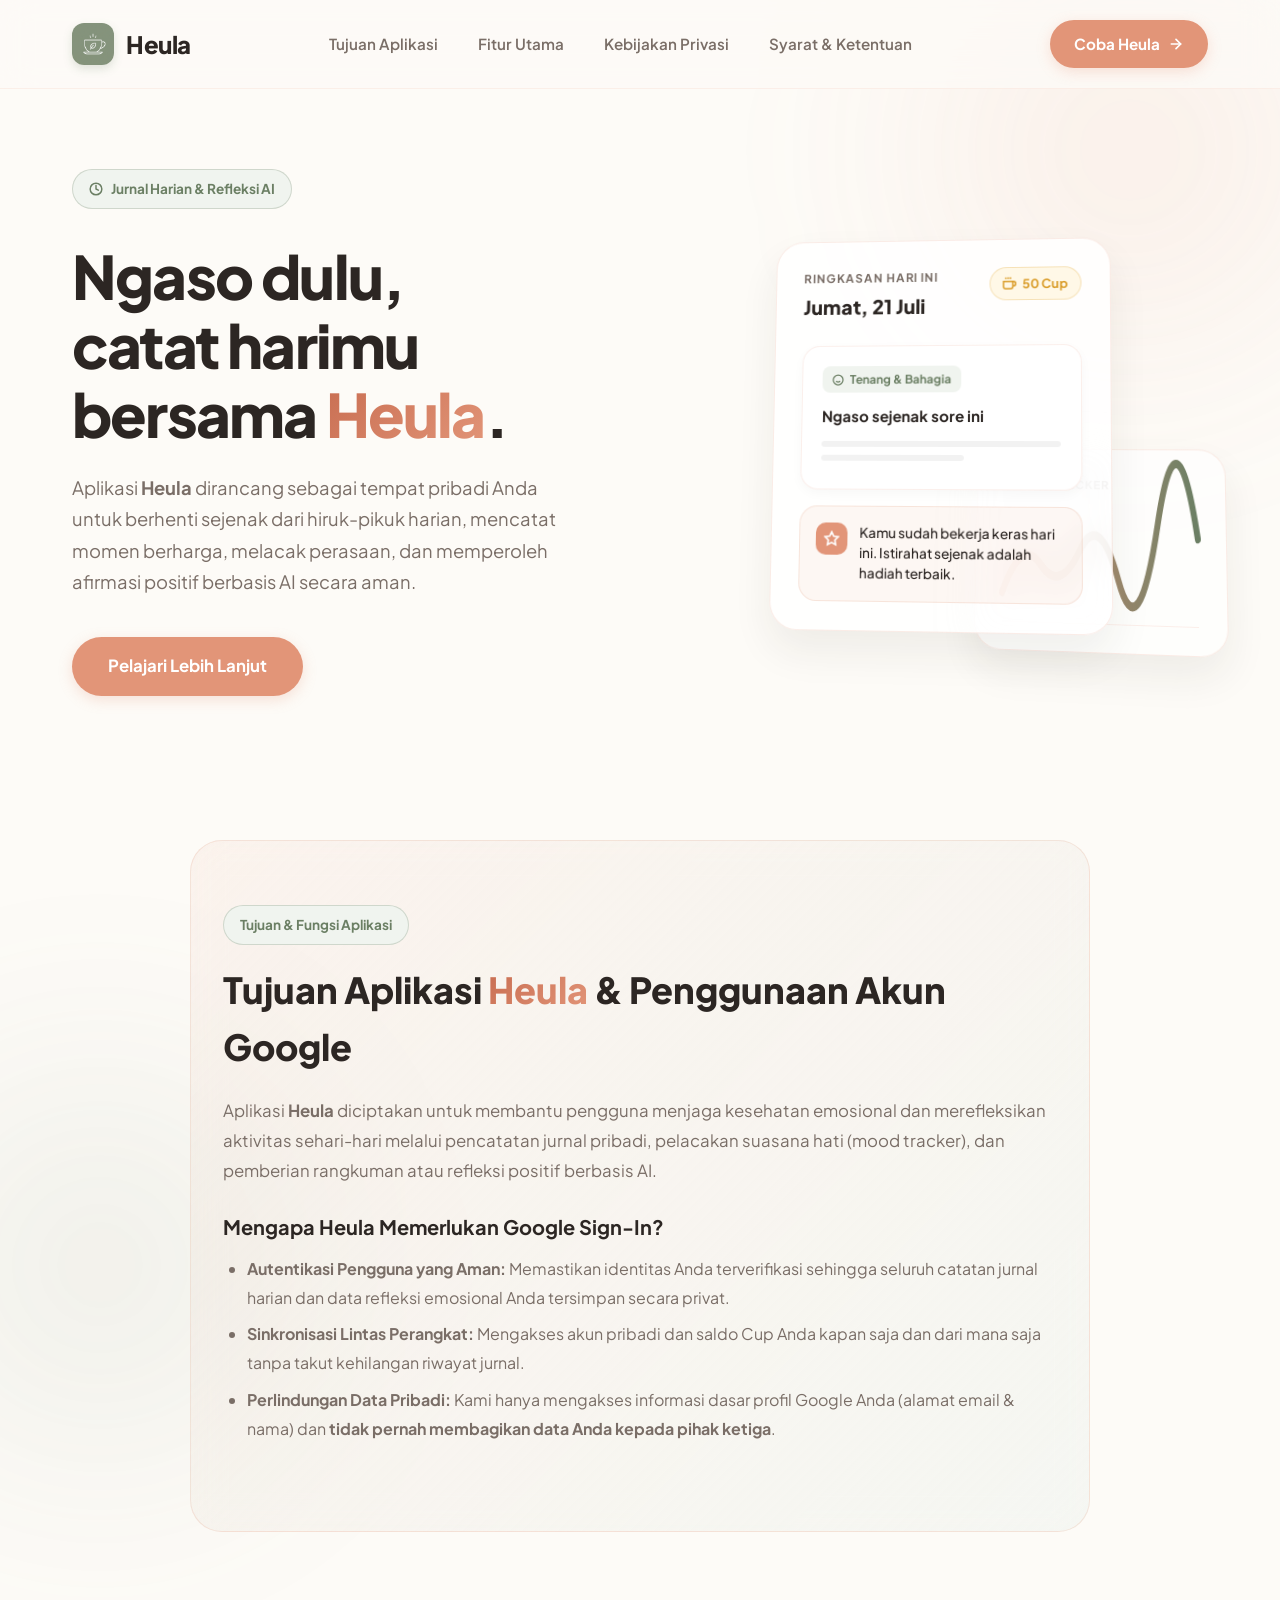
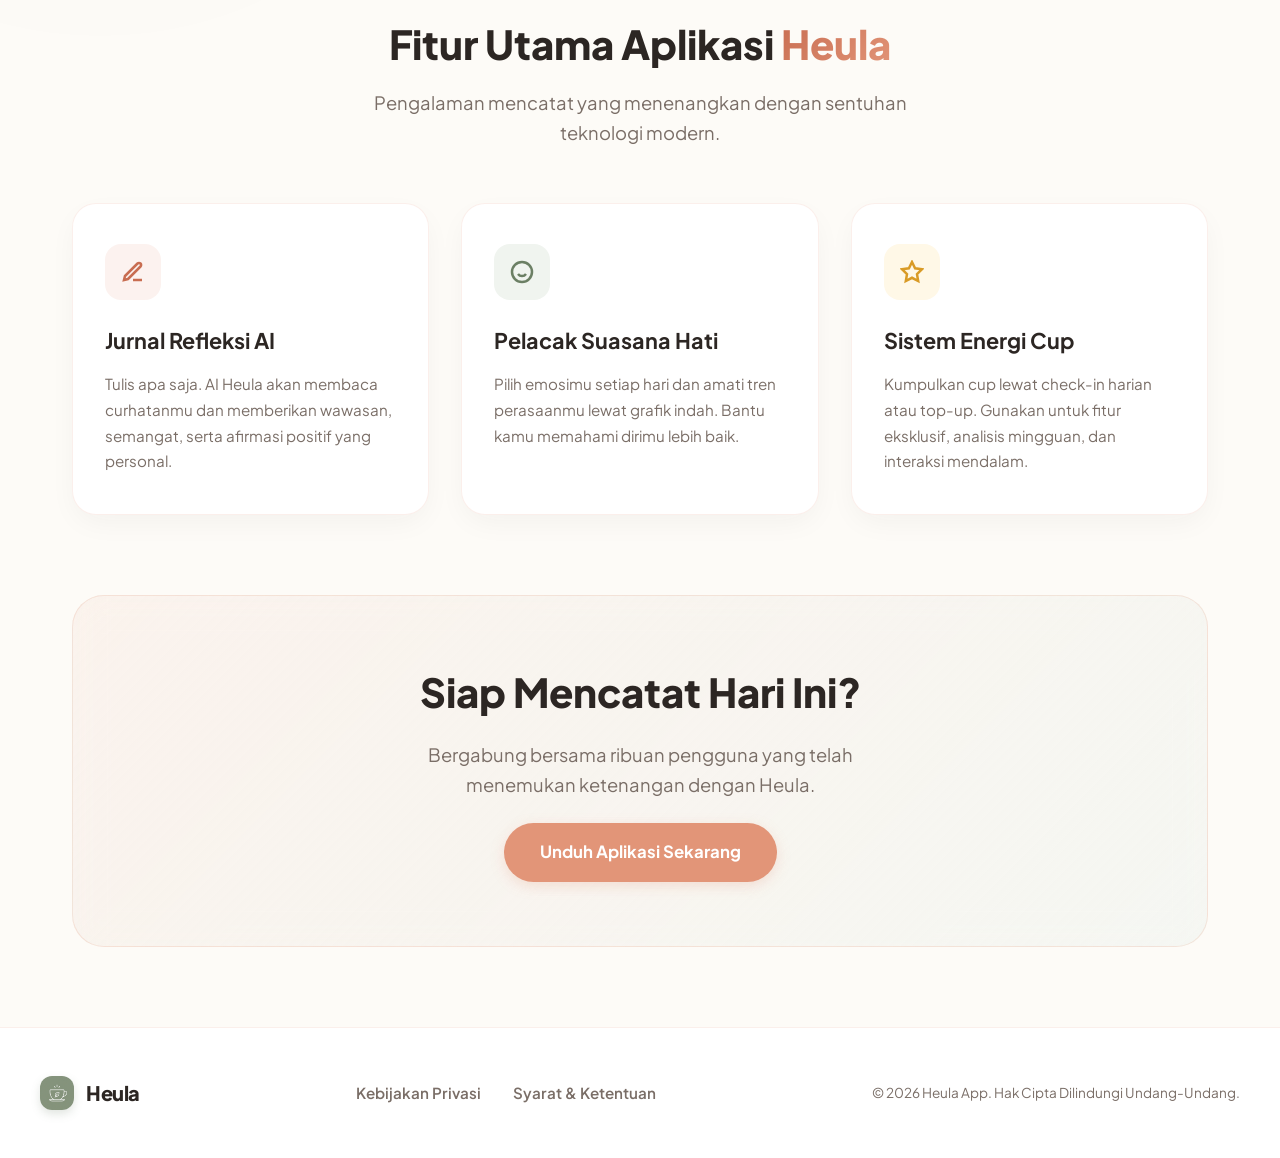
<file: index.html>
<!DOCTYPE html>
<html lang="id">
<head>
  <meta charset="UTF-8">
  <meta name="viewport" content="width=device-width, initial-scale=1.0">
  <title>Heula - Aplikasi Jurnal Harian & Refleksi AI</title>
  <meta name="description" content="Aplikasi Heula adalah tempat jurnal harian santai dengan refleksi AI & pelacak suasana hati. Simpan dan catat harimu secara pribadi bersama Heula.">
  <link rel="icon" type="image/png" href="./assets/favicon.png">
  <link rel="stylesheet" href="./styles.css">
  <link rel="preconnect" href="https://fonts.googleapis.com">
  <link rel="preconnect" href="https://fonts.gstatic.com" crossorigin>
  <link href="https://fonts.googleapis.com/css2?family=Plus+Jakarta+Sans:wght@400;500;600;700;800&display=swap" rel="stylesheet">
</head>
<body>

  <!-- Ambient Background Glows -->
  <div class="ambient-glow glow-1"></div>
  <div class="ambient-glow glow-2"></div>

  <!-- Header Navigation -->
  <header>
    <div class="nav-container">
      <a href="./index.html" class="logo-group">
        <img src="./assets/icon.png" alt="Heula Logo" class="logo-img">
        <span class="logo-text">Heula</span>
      </a>

      <nav class="nav-links">
        <a href="#tentang" class="nav-link">Tujuan Aplikasi</a>
        <a href="#fitur" class="nav-link">Fitur Utama</a>
        <a href="./privacy.html" class="nav-link">Kebijakan Privasi</a>
        <a href="./terms.html" class="nav-link">Syarat & Ketentuan</a>
      </nav>

      <a href="#tentang" class="btn-primary glow-btn">
        <span>Coba Heula</span>
        <svg width="16" height="16" viewBox="0 0 24 24" fill="none" stroke="currentColor" stroke-width="2.5" stroke-linecap="round" stroke-linejoin="round">
          <line x1="5" y1="12" x2="19" y2="12"></line>
          <polyline points="12 5 19 12 12 19"></polyline>
        </svg>
      </a>
    </div>
  </header>

  <!-- Hero Section -->
  <section class="hero-section">
    <div class="hero-content">
      <div class="badge-tag float-animation">
        <svg width="14" height="14" viewBox="0 0 24 24" fill="none" stroke="currentColor" stroke-width="2.5" stroke-linecap="round" stroke-linejoin="round">
          <circle cx="12" cy="12" r="10"></circle>
          <polyline points="12 6 12 12 16 14"></polyline>
        </svg>
        Jurnal Harian & Refleksi AI
      </div>

      <h1 class="hero-title reveal-text">
        Ngaso dulu,<br>
        catat harimu bersama <span class="text-gradient">Heula</span>.
      </h1>

      <p class="hero-desc fade-in-up">
        Aplikasi <strong>Heula</strong> dirancang sebagai tempat pribadi Anda untuk berhenti sejenak dari hiruk-pikuk harian, mencatat momen berharga, melacak perasaan, dan memperoleh afirmasi positif berbasis AI secara aman.
      </p>

      <div class="hero-actions fade-in-up delay-1">
        <a href="#tentang" class="btn-primary glow-btn lg">
          Pelajari Lebih Lanjut
        </a>
      </div>
    </div>

    <!-- UI Abstraction Showcase -->
    <div class="showcase-container fade-in-up delay-2">
      <!-- Abstract App Widget -->
      <div class="glass-widget main-widget float-slow">
        <div class="widget-header">
          <div>
            <div class="widget-subtitle">Ringkasan Hari Ini</div>
            <div class="widget-title">Jumat, 21 Juli</div>
          </div>
          <div class="energy-badge">
            <svg width="14" height="14" viewBox="0 0 24 24" fill="none" stroke="currentColor" stroke-width="2.5">
              <path d="M18 8h1a4 4 0 0 1 0 8h-1"></path>
              <path d="M2 8h16v9a4 4 0 0 1-4 4H6a4 4 0 0 1-4-4V8z"></path>
              <line x1="6" y1="1" x2="6" y2="4"></line>
              <line x1="10" y1="1" x2="10" y2="4"></line>
              <line x1="14" y1="1" x2="14" y2="4"></line>
            </svg>
            50 Cup
          </div>
        </div>

        <div class="entry-item">
          <div class="mood-pill">
            <svg width="12" height="12" viewBox="0 0 24 24" fill="none" stroke="currentColor" stroke-width="2.5">
              <circle cx="12" cy="12" r="10"></circle>
              <path d="M8 14s1.5 2 4 2 4-2 4-2"></path>
              <line x1="9" y1="9" x2="9.01" y2="9"></line>
              <line x1="15" y1="9" x2="15.01" y2="9"></line>
            </svg>
            Tenang & Bahagia
          </div>
          <div class="entry-title">Ngaso sejenak sore ini</div>
          <div class="entry-line"></div>
          <div class="entry-line short"></div>
        </div>

        <div class="ai-insight-box">
          <div class="ai-icon">
            <svg width="16" height="16" viewBox="0 0 24 24" fill="none" stroke="currentColor" stroke-width="2.5">
              <polygon points="12 2 15.09 8.26 22 9.27 17 14.14 18.18 21.02 12 17.77 5.82 21.02 7 14.14 2 9.27 8.91 8.26 12 2"></polygon>
            </svg>
          </div>
          <div class="ai-text">
            Kamu sudah bekerja keras hari ini. Istirahat sejenak adalah hadiah terbaik.
          </div>
        </div>
      </div>
      
      <!-- Side Chart Widget -->
      <div class="glass-widget side-widget float-slow delay-1">
        <div class="widget-subtitle">Mood Tracker</div>
        <div class="chart-mockup">
          <svg viewBox="0 0 100 40" preserveAspectRatio="none" class="chart-svg">
            <path d="M0,30 Q10,10 20,20 T40,15 T60,25 T80,5 T100,10" fill="none" stroke="url(#chart-gradient)" stroke-width="3" stroke-linecap="round"></path>
            <defs>
              <linearGradient id="chart-gradient" x1="0%" y1="0%" x2="100%" y2="0%">
                <stop offset="0%" stop-color="#E29578" />
                <stop offset="100%" stop-color="#6B7F64" />
              </linearGradient>
            </defs>
          </svg>
        </div>
      </div>
    </div>
  </section>

  <!-- About & Purpose Section (Fulfilling Google OAuth Verification Requirements) -->
  <section id="tentang" class="cta-section">
    <div class="glass-banner hover-glow fade-in-up" style="text-align: left; max-width: 900px; margin: 0 auto;">
      <div class="badge-tag" style="margin-bottom: 1rem;">Tujuan & Fungsi Aplikasi</div>
      <h2 style="font-size: 2.25rem; margin-bottom: 1.25rem;">Tujuan Aplikasi <span class="text-gradient">Heula</span> & Penggunaan Akun Google</h2>
      <p style="font-size: 1.05rem; line-height: 1.8; margin-bottom: 1.5rem; max-width: 100%;">
        Aplikasi <strong>Heula</strong> diciptakan untuk membantu pengguna menjaga kesehatan emosional dan merefleksikan aktivitas sehari-hari melalui pencatatan jurnal pribadi, pelacakan suasana hati (mood tracker), dan pemberian rangkuman atau refleksi positif berbasis AI.
      </p>
      
      <h3 style="font-size: 1.25rem; font-weight: 700; margin-bottom: 0.75rem; color: var(--color-text-main);">Mengapa Heula Memerlukan Google Sign-In?</h3>
      <ul style="padding-left: 1.5rem; margin-bottom: 1.5rem; color: var(--color-text-muted); line-height: 1.8;">
        <li style="margin-bottom: 0.5rem;"><strong>Autentikasi Pengguna yang Aman:</strong> Memastikan identitas Anda terverifikasi sehingga seluruh catatan jurnal harian dan data refleksi emosional Anda tersimpan secara privat.</li>
        <li style="margin-bottom: 0.5rem;"><strong>Sinkronisasi Lintas Perangkat:</strong> Mengakses akun pribadi dan saldo Cup Anda kapan saja dan dari mana saja tanpa takut kehilangan riwayat jurnal.</li>
        <li style="margin-bottom: 0.5rem;"><strong>Perlindungan Data Pribadi:</strong> Kami hanya mengakses informasi dasar profil Google Anda (alamat email & nama) dan <strong>tidak pernah membagikan data Anda kepada pihak ketiga</strong>.</li>
      </ul>
    </div>
  </section>

  <!-- Features Section -->
  <section id="fitur" class="features-section">
    <div class="section-header fade-in-up">
      <h2 class="section-title">Fitur Utama Aplikasi <span class="text-gradient">Heula</span></h2>
      <p class="section-subtitle">Pengalaman mencatat yang menenangkan dengan sentuhan teknologi modern.</p>
    </div>

    <div class="grid-3">
      <div class="feature-card hover-glow fade-in-up delay-1">
        <div class="feature-icon bg-terracotta">
          <svg width="24" height="24" viewBox="0 0 24 24" fill="none" stroke="currentColor" stroke-width="2.5">
            <path d="M12 20h9"></path>
            <path d="M16.5 3.5a2.121 2.121 0 0 1 3 3L7 19l-4 1 1-4L16.5 3.5z"></path>
          </svg>
        </div>
        <h3 class="feature-h3">Jurnal Refleksi AI</h3>
        <p class="feature-p">Tulis apa saja. AI Heula akan membaca curhatanmu dan memberikan wawasan, semangat, serta afirmasi positif yang personal.</p>
      </div>

      <div class="feature-card hover-glow fade-in-up delay-2">
        <div class="feature-icon bg-sage">
          <svg width="24" height="24" viewBox="0 0 24 24" fill="none" stroke="currentColor" stroke-width="2.5">
            <circle cx="12" cy="12" r="10"></circle>
            <path d="M8 14s1.5 2 4 2 4-2 4-2"></path>
            <line x1="9" y1="9" x2="9.01" y2="9"></line>
            <line x1="15" y1="9" x2="15.01" y2="9"></line>
          </svg>
        </div>
        <h3 class="feature-h3">Pelacak Suasana Hati</h3>
        <p class="feature-p">Pilih emosimu setiap hari dan amati tren perasaanmu lewat grafik indah. Bantu kamu memahami dirimu lebih baik.</p>
      </div>

      <div class="feature-card hover-glow fade-in-up delay-3">
        <div class="feature-icon bg-gold">
          <svg width="24" height="24" viewBox="0 0 24 24" fill="none" stroke="currentColor" stroke-width="2.5">
            <polygon points="12 2 15.09 8.26 22 9.27 17 14.14 18.18 21.02 12 17.77 5.82 21.02 7 14.14 2 9.27 8.91 8.26 12 2"></polygon>
          </svg>
        </div>
        <h3 class="feature-h3">Sistem Energi Cup</h3>
        <p class="feature-p">Kumpulkan cup lewat check-in harian atau top-up. Gunakan untuk fitur eksklusif, analisis mingguan, dan interaksi mendalam.</p>
      </div>
    </div>
  </section>

  <!-- CTA Section -->
  <section class="cta-section">
    <div class="glass-banner hover-glow fade-in-up">
      <h2>Siap Mencatat Hari Ini?</h2>
      <p>Bergabung bersama ribuan pengguna yang telah menemukan ketenangan dengan Heula.</p>
      <a href="#tentang" class="btn-primary glow-btn lg" style="margin-top: 1.5rem;">Unduh Aplikasi Sekarang</a>
    </div>
  </section>

  <!-- Footer -->
  <footer>
    <div class="footer-container">
      <div style="display: flex; align-items: center; gap: 0.75rem;">
        <img src="./assets/icon.png" alt="Heula Logo" class="logo-img" style="width: 34px; height: 34px;">
        <span class="logo-text" style="font-size: 1.25rem;">Heula</span>
      </div>

      <div class="footer-links">
        <a href="./privacy.html" class="footer-link">Kebijakan Privasi</a>
        <a href="./terms.html" class="footer-link">Syarat & Ketentuan</a>
      </div>

      <div class="footer-copy">
        &copy; 2026 Heula App. Hak Cipta Dilindungi Undang-Undang.
      </div>
    </div>
  </footer>

  <script>
    const observer = new IntersectionObserver((entries) => {
      entries.forEach(entry => {
        if (entry.isIntersecting) {
          entry.target.style.animationPlayState = 'running';
          entry.target.style.opacity = '1';
        }
      });
    }, { threshold: 0.1 });

    document.querySelectorAll('.fade-in-up, .reveal-text').forEach((el) => {
      el.style.animationPlayState = 'paused';
      el.style.opacity = '0';
      observer.observe(el);
    });
  </script>
</body>
</html>
</file>
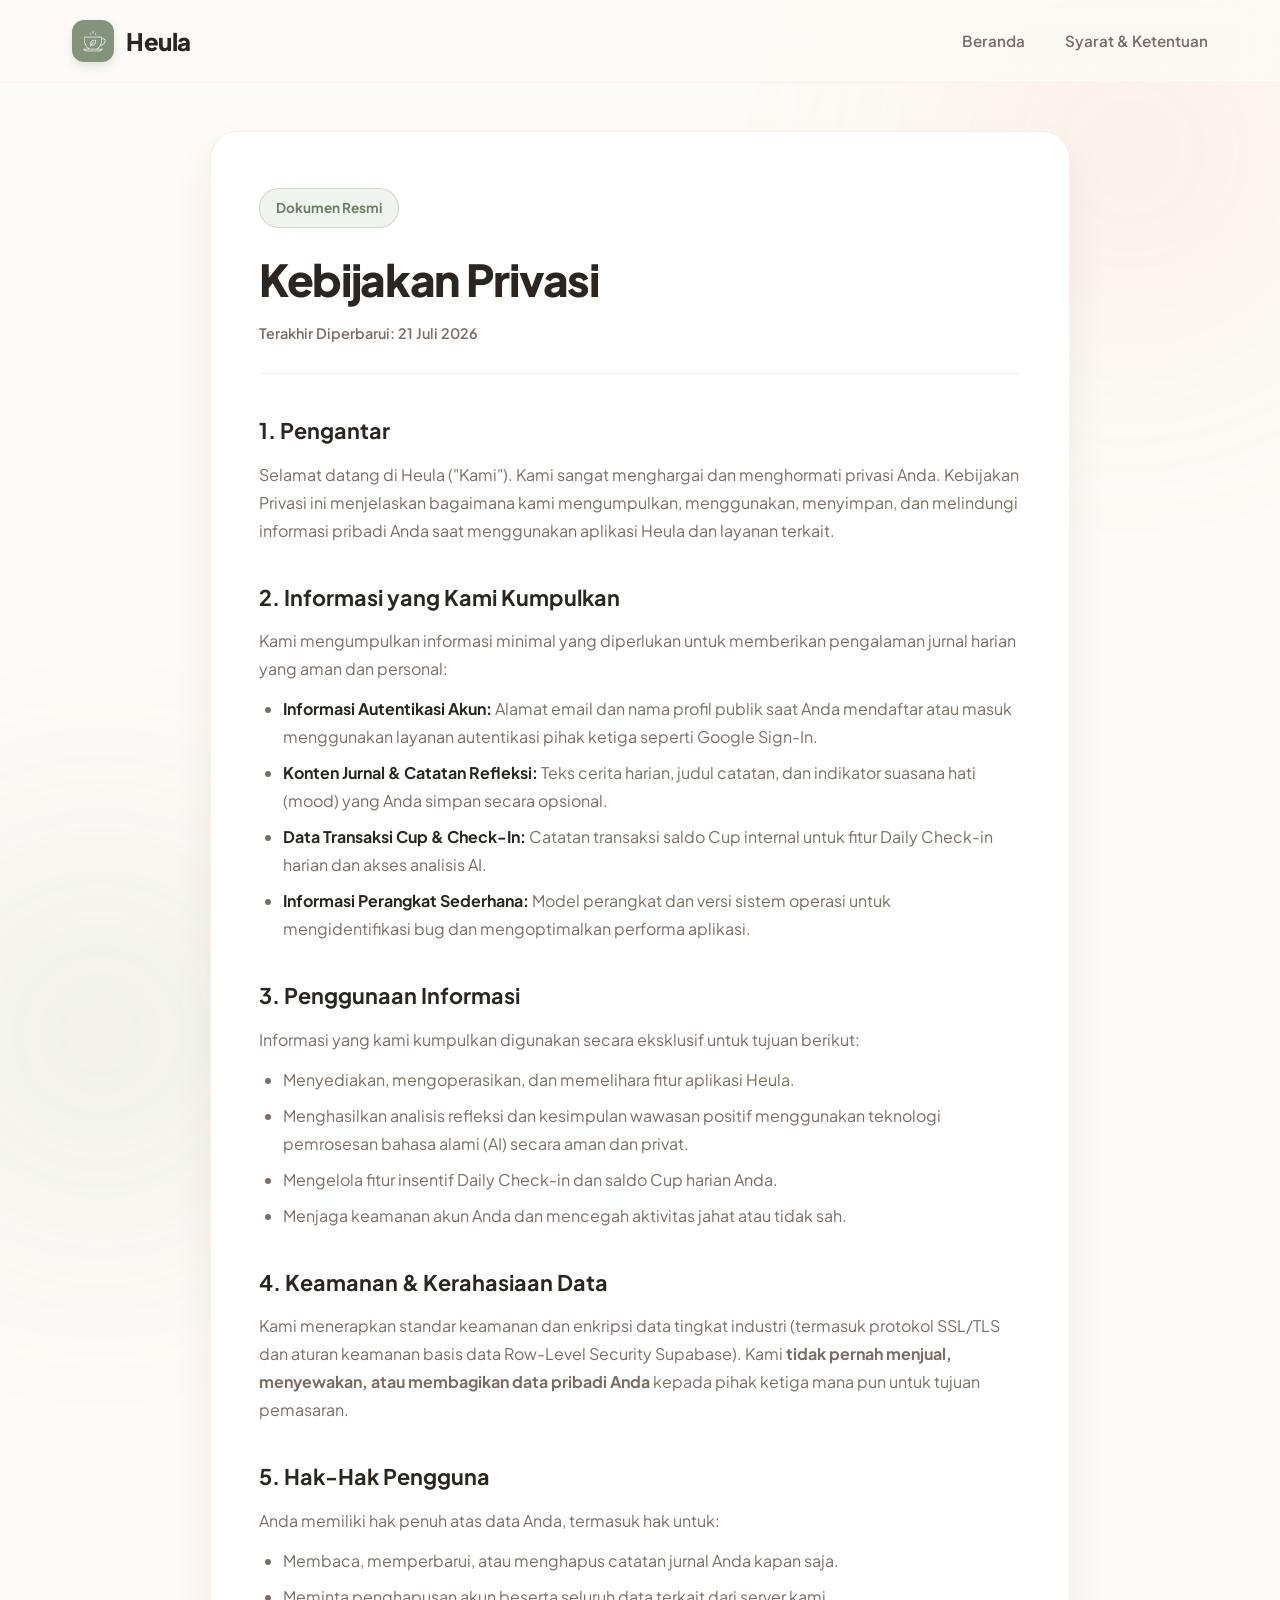
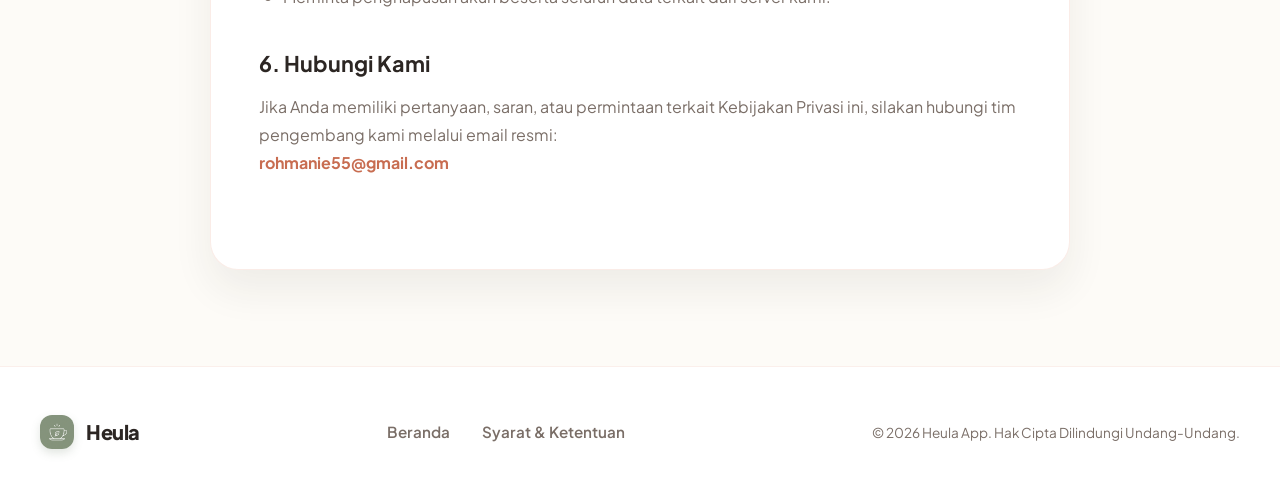
<file: privacy.html>
<!DOCTYPE html>
<html lang="id">
<head>
  <meta charset="UTF-8">
  <meta name="viewport" content="width=device-width, initial-scale=1.0">
  <title>Kebijakan Privasi - Heula</title>
  <meta name="description" content="Kebijakan Privasi resmi aplikasi Heula mengenai pengumpulan dan perlindungan data pengguna.">
  <link rel="icon" type="image/png" href="./assets/favicon.png">
  <link rel="stylesheet" href="./styles.css">
  <link rel="preconnect" href="https://fonts.googleapis.com">
  <link rel="preconnect" href="https://fonts.gstatic.com" crossorigin>
  <link href="https://fonts.googleapis.com/css2?family=Plus+Jakarta+Sans:wght@400;500;600;700;800&display=swap" rel="stylesheet">
</head>
<body>

  <!-- Ambient Background Glows -->
  <div class="ambient-glow glow-1"></div>
  <div class="ambient-glow glow-2"></div>

  <!-- Header Navigation -->
  <header>
    <div class="nav-container">
      <a href="./index.html" class="logo-group">
        <img src="./assets/icon.png" alt="Heula Logo" class="logo-img">
        <span class="logo-text">Heula</span>
      </a>

      <nav class="nav-links" style="display: flex;">
        <a href="./index.html" class="nav-link">Beranda</a>
        <a href="./terms.html" class="nav-link">Syarat & Ketentuan</a>
      </nav>
    </div>
  </header>

  <!-- Content Container -->
  <main class="legal-container fade-in-up">
    <div class="legal-header">
      <div class="badge-tag" style="margin-bottom: 1rem;">Dokumen Resmi</div>
      <h1 class="legal-title">Kebijakan Privasi</h1>
      <div class="legal-date">Terakhir Diperbarui: 21 Juli 2026</div>
    </div>

    <div class="legal-section">
      <h2 class="legal-h2">1. Pengantar</h2>
      <p class="legal-p">
        Selamat datang di Heula ("Kami"). Kami sangat menghargai dan menghormati privasi Anda. Kebijakan Privasi ini menjelaskan bagaimana kami mengumpulkan, menggunakan, menyimpan, dan melindungi informasi pribadi Anda saat menggunakan aplikasi Heula dan layanan terkait.
      </p>
    </div>

    <div class="legal-section">
      <h2 class="legal-h2">2. Informasi yang Kami Kumpulkan</h2>
      <p class="legal-p">Kami mengumpulkan informasi minimal yang diperlukan untuk memberikan pengalaman jurnal harian yang aman dan personal:</p>
      <ul class="legal-ul">
        <li><strong>Informasi Autentikasi Akun:</strong> Alamat email dan nama profil publik saat Anda mendaftar atau masuk menggunakan layanan autentikasi pihak ketiga seperti Google Sign-In.</li>
        <li><strong>Konten Jurnal & Catatan Refleksi:</strong> Teks cerita harian, judul catatan, dan indikator suasana hati (mood) yang Anda simpan secara opsional.</li>
        <li><strong>Data Transaksi Cup & Check-In:</strong> Catatan transaksi saldo Cup internal untuk fitur Daily Check-in harian dan akses analisis AI.</li>
        <li><strong>Informasi Perangkat Sederhana:</strong> Model perangkat dan versi sistem operasi untuk mengidentifikasi bug dan mengoptimalkan performa aplikasi.</li>
      </ul>
    </div>

    <div class="legal-section">
      <h2 class="legal-h2">3. Penggunaan Informasi</h2>
      <p class="legal-p">Informasi yang kami kumpulkan digunakan secara eksklusif untuk tujuan berikut:</p>
      <ul class="legal-ul">
        <li>Menyediakan, mengoperasikan, dan memelihara fitur aplikasi Heula.</li>
        <li>Menghasilkan analisis refleksi dan kesimpulan wawasan positif menggunakan teknologi pemrosesan bahasa alami (AI) secara aman dan privat.</li>
        <li>Mengelola fitur insentif Daily Check-in dan saldo Cup harian Anda.</li>
        <li>Menjaga keamanan akun Anda dan mencegah aktivitas jahat atau tidak sah.</li>
      </ul>
    </div>

    <div class="legal-section">
      <h2 class="legal-h2">4. Keamanan & Kerahasiaan Data</h2>
      <p class="legal-p">
        Kami menerapkan standar keamanan dan enkripsi data tingkat industri (termasuk protokol SSL/TLS dan aturan keamanan basis data Row-Level Security Supabase). Kami <strong>tidak pernah menjual, menyewakan, atau membagikan data pribadi Anda</strong> kepada pihak ketiga mana pun untuk tujuan pemasaran.
      </p>
    </div>

    <div class="legal-section">
      <h2 class="legal-h2">5. Hak-Hak Pengguna</h2>
      <p class="legal-p">Anda memiliki hak penuh atas data Anda, termasuk hak untuk:</p>
      <ul class="legal-ul">
        <li>Membaca, memperbarui, atau menghapus catatan jurnal Anda kapan saja.</li>
        <li>Meminta penghapusan akun beserta seluruh data terkait dari server kami.</li>
      </ul>
    </div>

    <div class="legal-section">
      <h2 class="legal-h2">6. Hubungi Kami</h2>
      <p class="legal-p">
        Jika Anda memiliki pertanyaan, saran, atau permintaan terkait Kebijakan Privasi ini, silakan hubungi tim pengembang kami melalui email resmi:
        <br>
        <strong style="color: var(--color-terracotta-dark);">rohmanie55@gmail.com</strong>
      </p>
    </div>
  </main>

  <!-- Footer -->
  <footer>
    <div class="footer-container">
      <div style="display: flex; align-items: center; gap: 0.75rem;">
        <img src="./assets/icon.png" alt="Heula Logo" class="logo-img" style="width: 34px; height: 34px;">
        <span class="logo-text" style="font-size: 1.25rem;">Heula</span>
      </div>

      <div class="footer-links">
        <a href="./index.html" class="footer-link">Beranda</a>
        <a href="./terms.html" class="footer-link">Syarat & Ketentuan</a>
      </div>

      <div class="footer-copy">
        &copy; 2026 Heula App. Hak Cipta Dilindungi Undang-Undang.
      </div>
    </div>
  </footer>

</body>
</html>
</file>
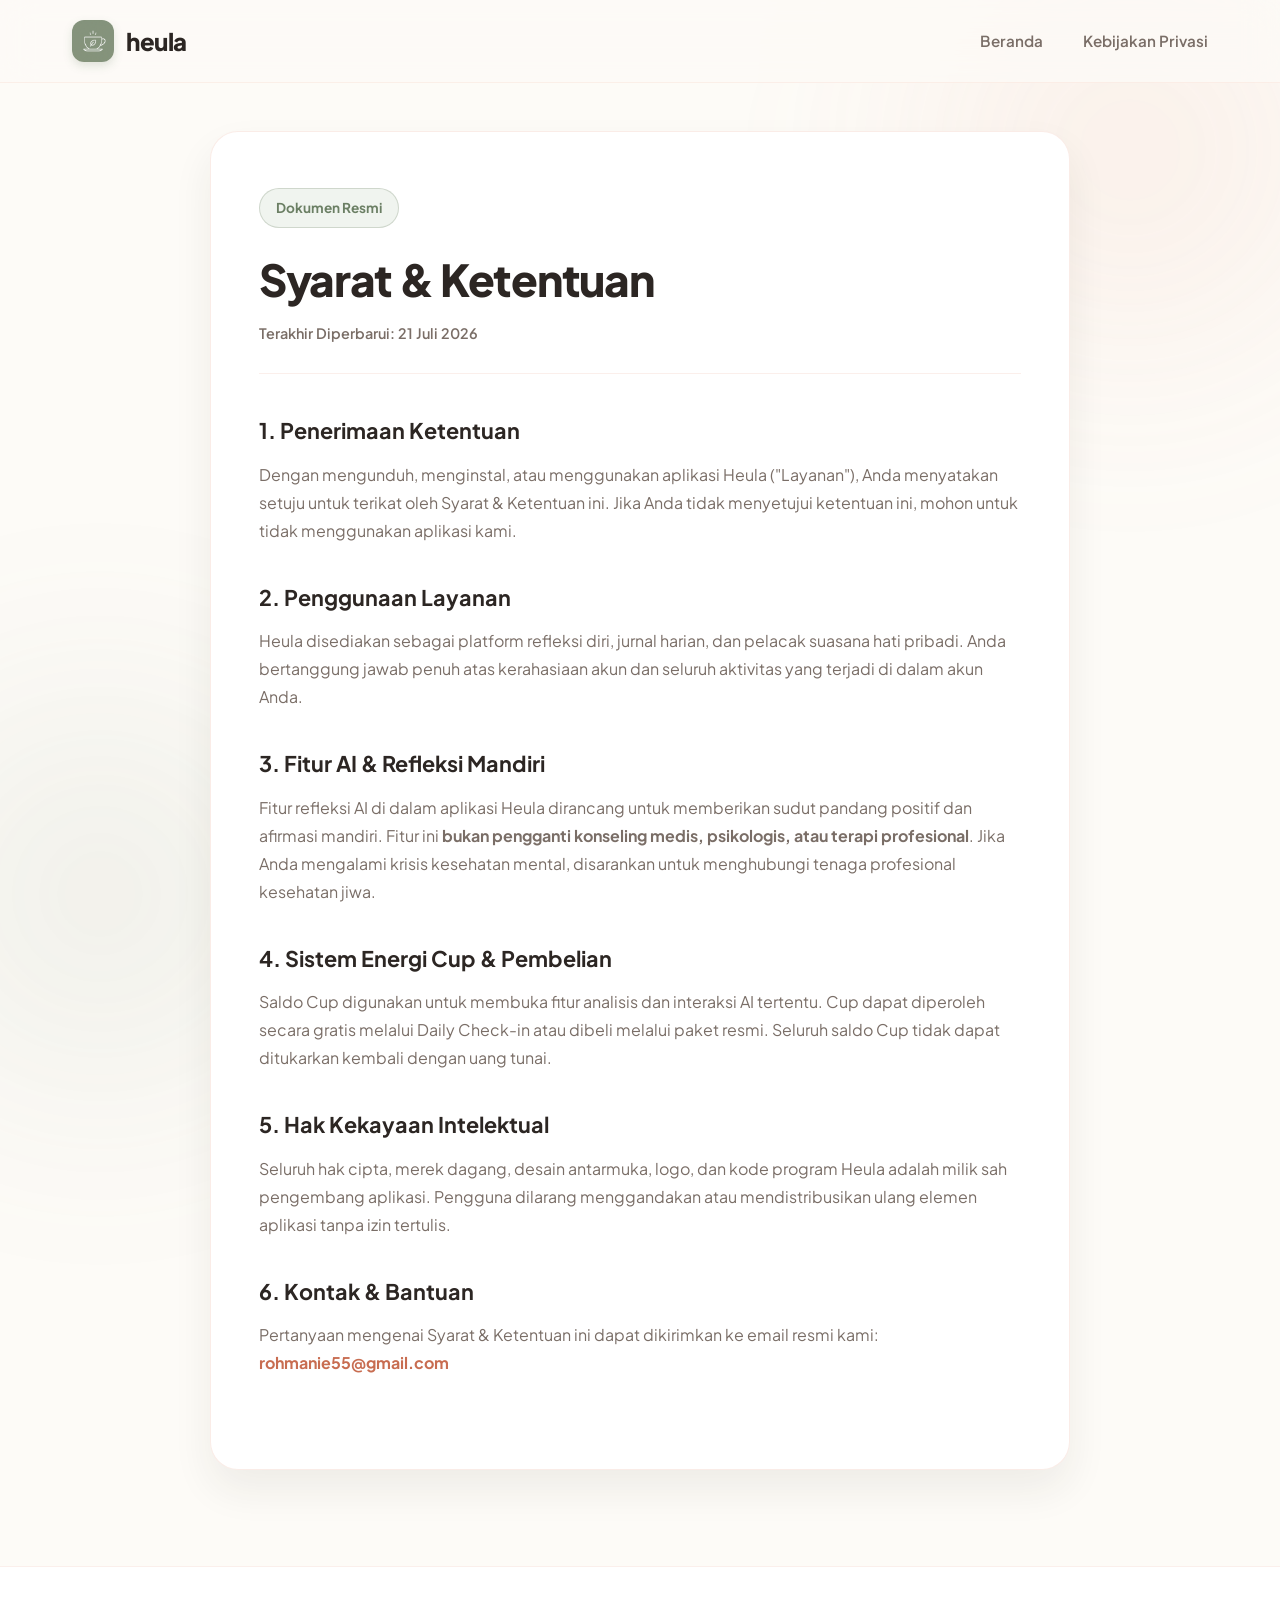
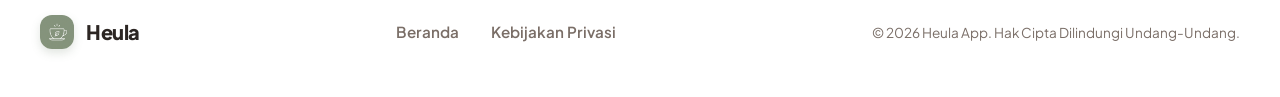
<file: terms.html>
<!DOCTYPE html>
<html lang="id">
<head>
  <meta charset="UTF-8">
  <meta name="viewport" content="width=device-width, initial-scale=1.0">
  <title>Syarat & Ketentuan - Heula</title>
  <meta name="description" content="Syarat dan Ketentuan penggunaan layanan dan aplikasi Heula.">
  <link rel="icon" type="image/png" href="./assets/favicon.png">
  <link rel="stylesheet" href="./styles.css">
  <link rel="preconnect" href="https://fonts.googleapis.com">
  <link rel="preconnect" href="https://fonts.gstatic.com" crossorigin>
  <link href="https://fonts.googleapis.com/css2?family=Plus+Jakarta+Sans:wght@400;500;600;700;800&display=swap" rel="stylesheet">
</head>
<body>

  <!-- Ambient Background Glows -->
  <div class="ambient-glow glow-1"></div>
  <div class="ambient-glow glow-2"></div>

  <!-- Header Navigation -->
  <header>
    <div class="nav-container">
      <a href="./index.html" class="logo-group">
        <img src="./assets/icon.png" alt="Heula Logo" class="logo-img">
        <span class="logo-text">heula</span>
      </a>

      <nav class="nav-links" style="display: flex;">
        <a href="./index.html" class="nav-link">Beranda</a>
        <a href="./privacy.html" class="nav-link">Kebijakan Privasi</a>
      </nav>
    </div>
  </header>

  <!-- Content Container -->
  <main class="legal-container fade-in-up">
    <div class="legal-header">
      <div class="badge-tag" style="margin-bottom: 1rem;">Dokumen Resmi</div>
      <h1 class="legal-title">Syarat & Ketentuan</h1>
      <div class="legal-date">Terakhir Diperbarui: 21 Juli 2026</div>
    </div>

    <div class="legal-section">
      <h2 class="legal-h2">1. Penerimaan Ketentuan</h2>
      <p class="legal-p">
        Dengan mengunduh, menginstal, atau menggunakan aplikasi Heula ("Layanan"), Anda menyatakan setuju untuk terikat oleh Syarat & Ketentuan ini. Jika Anda tidak menyetujui ketentuan ini, mohon untuk tidak menggunakan aplikasi kami.
      </p>
    </div>

    <div class="legal-section">
      <h2 class="legal-h2">2. Penggunaan Layanan</h2>
      <p class="legal-p">
        Heula disediakan sebagai platform refleksi diri, jurnal harian, dan pelacak suasana hati pribadi. Anda bertanggung jawab penuh atas kerahasiaan akun dan seluruh aktivitas yang terjadi di dalam akun Anda.
      </p>
    </div>

    <div class="legal-section">
      <h2 class="legal-h2">3. Fitur AI & Refleksi Mandiri</h2>
      <p class="legal-p">
        Fitur refleksi AI di dalam aplikasi Heula dirancang untuk memberikan sudut pandang positif dan afirmasi mandiri. Fitur ini <strong>bukan pengganti konseling medis, psikologis, atau terapi profesional</strong>. Jika Anda mengalami krisis kesehatan mental, disarankan untuk menghubungi tenaga profesional kesehatan jiwa.
      </p>
    </div>

    <div class="legal-section">
      <h2 class="legal-h2">4. Sistem Energi Cup & Pembelian</h2>
      <p class="legal-p">
        Saldo Cup digunakan untuk membuka fitur analisis dan interaksi AI tertentu. Cup dapat diperoleh secara gratis melalui Daily Check-in atau dibeli melalui paket resmi. Seluruh saldo Cup tidak dapat ditukarkan kembali dengan uang tunai.
      </p>
    </div>

    <div class="legal-section">
      <h2 class="legal-h2">5. Hak Kekayaan Intelektual</h2>
      <p class="legal-p">
        Seluruh hak cipta, merek dagang, desain antarmuka, logo, dan kode program Heula adalah milik sah pengembang aplikasi. Pengguna dilarang menggandakan atau mendistribusikan ulang elemen aplikasi tanpa izin tertulis.
      </p>
    </div>

    <div class="legal-section">
      <h2 class="legal-h2">6. Kontak & Bantuan</h2>
      <p class="legal-p">
        Pertanyaan mengenai Syarat & Ketentuan ini dapat dikirimkan ke email resmi kami:
        <br>
        <strong style="color: var(--color-terracotta-dark);">rohmanie55@gmail.com</strong>
      </p>
    </div>
  </main>

  <!-- Footer -->
  <footer>
    <div class="footer-container">
      <div style="display: flex; align-items: center; gap: 0.75rem;">
        <img src="./assets/icon.png" alt="Heula Logo" class="logo-img" style="width: 34px; height: 34px;">
        <span class="logo-text" style="font-size: 1.25rem;">Heula</span>
      </div>

      <div class="footer-links">
        <a href="./index.html" class="footer-link">Beranda</a>
        <a href="./privacy.html" class="footer-link">Kebijakan Privasi</a>
      </div>

      <div class="footer-copy">
        &copy; 2026 Heula App. Hak Cipta Dilindungi Undang-Undang.
      </div>
    </div>
  </footer>

</body>
</html>
</file>
<file: styles.css>
/* 
  Warm Light Theme CSS for Heula App
  Aesthetics: Oat/Cream Base, Warm Terracotta & Sage Accents, Soft Glassmorphism
*/

:root {
  --bg-light: #FDFBF7;
  --bg-surface: #FFFFFF;
  --bg-card: rgba(255, 255, 255, 0.85);
  
  --color-text-main: #2C2623;
  --color-text-muted: #7A6E67;
  
  --color-terracotta: #E29578;
  --color-terracotta-dark: #C86D51;
  --color-terracotta-glow: rgba(226, 149, 120, 0.25);
  
  --color-sage: #6B7F64;
  --color-sage-light: #F0F4EF;
  --color-sage-glow: rgba(107, 127, 100, 0.2);

  --color-gold: #D99B26;
  --color-gold-light: #FFF8E7;
  
  --glass-bg: rgba(255, 255, 255, 0.7);
  --glass-border: rgba(226, 149, 120, 0.18);
  --glass-border-hover: rgba(226, 149, 120, 0.35);
  --glass-blur: blur(16px);
  
  --shadow-soft: 0 10px 30px -5px rgba(44, 38, 35, 0.05);
  --shadow-card: 0 20px 40px rgba(44, 38, 35, 0.07);
}

* {
  box-sizing: border-box;
  margin: 0;
  padding: 0;
}

body {
  background-color: var(--bg-light);
  color: var(--color-text-main);
  font-family: 'Plus Jakarta Sans', sans-serif;
  line-height: 1.6;
  overflow-x: hidden;
  position: relative;
  min-height: 100vh;
}

/* Ambient Background Glows */
.ambient-glow {
  position: absolute;
  width: 600px;
  height: 600px;
  border-radius: 50%;
  filter: blur(100px);
  z-index: -1;
  opacity: 0.6;
  animation: pulse-glow 10s infinite alternate ease-in-out;
}

.glow-1 {
  background: radial-gradient(circle, var(--color-terracotta-glow) 0%, transparent 70%);
  top: -150px;
  right: -150px;
}

.glow-2 {
  background: radial-gradient(circle, var(--color-sage-glow) 0%, transparent 70%);
  top: 35%;
  left: -200px;
}

@keyframes pulse-glow {
  0% { transform: scale(1); opacity: 0.5; }
  100% { transform: scale(1.1); opacity: 0.75; }
}

/* Typography & Utilities */
.text-gradient {
  background: linear-gradient(135deg, var(--color-terracotta-dark) 0%, var(--color-terracotta) 100%);
  -webkit-background-clip: text;
  -webkit-text-fill-color: transparent;
}

/* Header */
header {
  position: sticky;
  top: 0;
  z-index: 50;
  background: rgba(253, 251, 247, 0.8);
  backdrop-filter: var(--glass-blur);
  -webkit-backdrop-filter: var(--glass-blur);
  border-bottom: 1px solid rgba(226, 149, 120, 0.12);
}

.nav-container {
  max-width: 1200px;
  margin: 0 auto;
  padding: 1.25rem 2rem;
  display: flex;
  align-items: center;
  justify-content: space-between;
}

.logo-group {
  display: flex;
  align-items: center;
  gap: 0.75rem;
  text-decoration: none;
}

.logo-img {
  width: 42px;
  height: 42px;
  border-radius: 12px;
  object-fit: cover;
  box-shadow: 0 4px 10px rgba(107, 127, 100, 0.2);
}

.logo-badge {
  width: 40px;
  height: 40px;
  background: var(--color-sage-light);
  border: 1px solid rgba(107, 127, 100, 0.2);
  border-radius: 12px;
  display: flex;
  align-items: center;
  justify-content: center;
  color: var(--color-sage);
}

.logo-text {
  font-size: 1.5rem;
  font-weight: 800;
  color: var(--color-text-main);
  letter-spacing: -0.02em;
}

.nav-links {
  display: flex;
  gap: 2.5rem;
}

.nav-link {
  font-size: 0.95rem;
  font-weight: 600;
  color: var(--color-text-muted);
  text-decoration: none;
  transition: color 0.3s ease;
}

.nav-link:hover {
  color: var(--color-text-main);
}

/* Buttons */
.btn-primary {
  background: var(--color-terracotta);
  color: #FFFFFF;
  padding: 0.75rem 1.5rem;
  border-radius: 99px;
  font-weight: 700;
  font-size: 0.95rem;
  text-decoration: none;
  display: inline-flex;
  align-items: center;
  gap: 0.5rem;
  transition: all 0.3s ease;
  box-shadow: 0 4px 14px var(--color-terracotta-glow);
  border: none;
}

.btn-primary.lg {
  padding: 1rem 2.25rem;
  font-size: 1.05rem;
}

.glow-btn:hover {
  background: var(--color-terracotta-dark);
  transform: translateY(-2px);
  box-shadow: 0 8px 24px rgba(200, 109, 81, 0.35);
}

/* Hero Section */
.hero-section {
  max-width: 1200px;
  margin: 0 auto;
  padding: 5rem 2rem 4rem 2rem;
  display: grid;
  grid-template-columns: 1fr 1fr;
  gap: 4rem;
  align-items: center;
}

.badge-tag {
  display: inline-flex;
  align-items: center;
  gap: 0.5rem;
  background: var(--color-sage-light);
  border: 1px solid rgba(107, 127, 100, 0.25);
  color: var(--color-sage);
  padding: 0.5rem 1rem;
  border-radius: 99px;
  font-size: 0.85rem;
  font-weight: 700;
  margin-bottom: 2rem;
}

.hero-title {
  font-size: 3.75rem;
  font-weight: 800;
  line-height: 1.15;
  letter-spacing: -0.03em;
  margin-bottom: 1.5rem;
  color: var(--color-text-main);
}

.hero-desc {
  font-size: 1.15rem;
  color: var(--color-text-muted);
  margin-bottom: 2.5rem;
  max-width: 500px;
  line-height: 1.7;
}

/* Showcase UI - Pure CSS abstract representation */
.showcase-container {
  position: relative;
  height: 480px;
  display: flex;
  align-items: center;
  justify-content: center;
  perspective: 1000px;
}

.glass-widget {
  background: var(--bg-card);
  backdrop-filter: var(--glass-blur);
  -webkit-backdrop-filter: var(--glass-blur);
  border: 1px solid var(--glass-border);
  border-radius: 28px;
  padding: 1.75rem;
  box-shadow: var(--shadow-card);
  position: absolute;
}

.main-widget {
  width: 340px;
  z-index: 2;
  transform: rotateY(-5deg) rotateX(5deg);
}

.side-widget {
  width: 260px;
  right: -20px;
  bottom: 20px;
  z-index: 1;
  transform: rotateY(-10deg) rotateX(10deg) translateZ(-50px);
  background: rgba(255, 255, 255, 0.65);
}

.widget-header {
  display: flex;
  justify-content: space-between;
  align-items: flex-start;
  margin-bottom: 1.5rem;
}

.widget-subtitle {
  font-size: 0.75rem;
  text-transform: uppercase;
  letter-spacing: 0.08em;
  color: var(--color-text-muted);
  font-weight: 700;
  margin-bottom: 0.25rem;
}

.widget-title {
  font-size: 1.25rem;
  font-weight: 800;
  color: var(--color-text-main);
}

.energy-badge {
  background: var(--color-gold-light);
  border: 1px solid rgba(217, 155, 38, 0.25);
  color: var(--color-gold);
  padding: 0.35rem 0.75rem;
  border-radius: 99px;
  font-size: 0.8rem;
  font-weight: 700;
  display: flex;
  align-items: center;
  gap: 0.35rem;
}

.entry-item {
  background: #FFFFFF;
  border: 1px solid rgba(226, 149, 120, 0.15);
  border-radius: 18px;
  padding: 1.25rem;
  margin-bottom: 1rem;
  box-shadow: 0 4px 12px rgba(44, 38, 35, 0.03);
}

.mood-pill {
  display: inline-flex;
  align-items: center;
  gap: 0.35rem;
  background: var(--color-sage-light);
  color: var(--color-sage);
  padding: 0.25rem 0.65rem;
  border-radius: 8px;
  font-size: 0.75rem;
  font-weight: 700;
  margin-bottom: 0.75rem;
}

.entry-title {
  font-size: 0.95rem;
  font-weight: 700;
  color: var(--color-text-main);
  margin-bottom: 0.75rem;
}

.entry-line {
  height: 6px;
  background: rgba(44, 38, 35, 0.06);
  border-radius: 4px;
  margin-bottom: 0.5rem;
}

.entry-line.short {
  width: 60%;
}

.ai-insight-box {
  background: rgba(226, 149, 120, 0.08);
  border: 1px solid rgba(226, 149, 120, 0.2);
  border-radius: 18px;
  padding: 1rem;
  display: flex;
  gap: 0.75rem;
}

.ai-icon {
  width: 32px;
  height: 32px;
  border-radius: 10px;
  background: var(--color-terracotta);
  color: #FFFFFF;
  display: flex;
  align-items: center;
  justify-content: center;
  flex-shrink: 0;
}

.ai-text {
  font-size: 0.85rem;
  line-height: 1.5;
  color: var(--color-text-main);
  font-weight: 500;
}

.chart-mockup {
  margin-top: 1rem;
  height: 120px;
  border-bottom: 1px solid rgba(226, 149, 120, 0.15);
  position: relative;
}

.chart-svg {
  width: 100%;
  height: 100%;
  overflow: visible;
}

/* Features Grid */
.features-section {
  max-width: 1200px;
  margin: 5rem auto;
  padding: 0 2rem;
}

.section-header {
  text-align: center;
  margin-bottom: 3.5rem;
}

.section-title {
  font-size: 2.5rem;
  font-weight: 800;
  margin-bottom: 0.75rem;
  color: var(--color-text-main);
}

.section-subtitle {
  color: var(--color-text-muted);
  font-size: 1.15rem;
  max-width: 600px;
  margin: 0 auto;
}

.grid-3 {
  display: grid;
  grid-template-columns: repeat(3, 1fr);
  gap: 2rem;
}

.feature-card {
  background: #FFFFFF;
  border: 1px solid rgba(226, 149, 120, 0.15);
  border-radius: 24px;
  padding: 2.5rem 2rem;
  transition: all 0.4s cubic-bezier(0.175, 0.885, 0.32, 1.275);
  box-shadow: var(--shadow-soft);
}

.hover-glow:hover {
  border-color: var(--color-terracotta);
  transform: translateY(-8px);
  box-shadow: 0 15px 35px rgba(226, 149, 120, 0.12);
}

.feature-icon {
  width: 56px;
  height: 56px;
  border-radius: 16px;
  display: flex;
  align-items: center;
  justify-content: center;
  margin-bottom: 1.5rem;
}

.bg-terracotta { background: rgba(226, 149, 120, 0.12); color: var(--color-terracotta-dark); }
.bg-sage { background: var(--color-sage-light); color: var(--color-sage); }
.bg-gold { background: var(--color-gold-light); color: var(--color-gold); }

.feature-h3 {
  font-size: 1.35rem;
  font-weight: 700;
  margin-bottom: 0.75rem;
  color: var(--color-text-main);
}

.feature-p {
  color: var(--color-text-muted);
  font-size: 0.95rem;
  line-height: 1.7;
}

/* CTA Section */
.cta-section {
  max-width: 1200px;
  margin: 5rem auto;
  padding: 0 2rem;
}

.glass-banner {
  background: linear-gradient(135deg, rgba(226, 149, 120, 0.08) 0%, rgba(240, 244, 239, 0.6) 100%);
  border: 1px solid rgba(226, 149, 120, 0.2);
  backdrop-filter: var(--glass-blur);
  border-radius: 32px;
  padding: 4rem 2rem;
  text-align: center;
}

.glass-banner h2 {
  font-size: 2.5rem;
  font-weight: 800;
  margin-bottom: 1rem;
  color: var(--color-text-main);
}

.glass-banner p {
  color: var(--color-text-muted);
  font-size: 1.15rem;
  max-width: 500px;
  margin: 0 auto;
}

/* Footer */
footer {
  border-top: 1px solid rgba(226, 149, 120, 0.15);
  padding: 3rem 2rem;
  margin-top: 5rem;
  background: #FFFFFF;
}

.footer-container {
  max-width: 1200px;
  margin: 0 auto;
  display: flex;
  align-items: center;
  justify-content: space-between;
  flex-wrap: wrap;
  gap: 2rem;
}

.footer-links {
  display: flex;
  gap: 2rem;
}

.footer-link {
  color: var(--color-text-muted);
  text-decoration: none;
  font-size: 0.95rem;
  font-weight: 600;
  transition: color 0.3s ease;
}

.footer-link:hover {
  color: var(--color-text-main);
}

.footer-copy {
  color: var(--color-text-muted);
  font-size: 0.85rem;
}

/* Animations */
@keyframes fadeInUp {
  from { opacity: 0; transform: translateY(30px); }
  to { opacity: 1; transform: translateY(0); }
}

@keyframes float {
  0% { transform: translateY(0px); }
  50% { transform: translateY(-10px); }
  100% { transform: translateY(0px); }
}

@keyframes floatSlow {
  0% { transform: rotateY(-5deg) rotateX(5deg) translateY(0px); }
  50% { transform: rotateY(-5deg) rotateX(5deg) translateY(-12px); }
  100% { transform: rotateY(-5deg) rotateX(5deg) translateY(0px); }
}

@keyframes floatSlowSide {
  0% { transform: rotateY(-10deg) rotateX(10deg) translateZ(-50px) translateY(0px); }
  50% { transform: rotateY(-10deg) rotateX(10deg) translateZ(-50px) translateY(-8px); }
  100% { transform: rotateY(-10deg) rotateX(10deg) translateZ(-50px) translateY(0px); }
}

@keyframes revealText {
  from { opacity: 0; clip-path: inset(0 100% 0 0); }
  to { opacity: 1; clip-path: inset(0 0 0 0); }
}

.fade-in-up {
  animation: fadeInUp 0.8s cubic-bezier(0.16, 1, 0.3, 1) forwards;
}

.reveal-text {
  animation: revealText 1.2s cubic-bezier(0.16, 1, 0.3, 1) forwards;
}

.float-animation {
  animation: float 4s ease-in-out infinite;
}

.float-slow {
  animation: floatSlow 6s ease-in-out infinite;
}

.side-widget.float-slow {
  animation: floatSlowSide 7s ease-in-out infinite 1s;
}

.delay-1 { animation-delay: 0.15s; }
.delay-2 { animation-delay: 0.3s; }
.delay-3 { animation-delay: 0.45s; }

/* Legal Document Styling */
.legal-container {
  max-width: 860px;
  margin: 3rem auto 6rem auto;
  padding: 3.5rem 3rem;
  background: #FFFFFF;
  border-radius: 28px;
  border: 1px solid rgba(226, 149, 120, 0.18);
  box-shadow: var(--shadow-card);
}

.legal-header {
  margin-bottom: 2.5rem;
  padding-bottom: 1.75rem;
  border-bottom: 1px solid rgba(226, 149, 120, 0.15);
}

.legal-title {
  font-size: 2.75rem;
  font-weight: 800;
  color: var(--color-text-main);
  margin-bottom: 0.5rem;
  letter-spacing: -0.03em;
}

.legal-date {
  font-size: 0.9rem;
  color: var(--color-text-muted);
  font-weight: 600;
}

.legal-section {
  margin-bottom: 2.25rem;
}

.legal-h2 {
  font-size: 1.35rem;
  font-weight: 700;
  margin-bottom: 0.75rem;
  color: var(--color-text-main);
}

.legal-p {
  font-size: 1rem;
  color: var(--color-text-muted);
  line-height: 1.75;
}

.legal-ul {
  padding-left: 1.5rem;
  margin-top: 0.75rem;
  font-size: 1rem;
  color: var(--color-text-muted);
  line-height: 1.75;
}

.legal-ul li {
  margin-bottom: 0.5rem;
}

.legal-ul strong {
  color: var(--color-text-main);
}

/* Responsive */
@media (max-width: 968px) {
  .hero-section {
    grid-template-columns: 1fr;
    text-align: center;
    padding-top: 3rem;
  }
  .hero-desc { margin: 0 auto 2.5rem auto; }
  .showcase-container {
    margin-top: 2rem;
    height: 380px;
  }
  .main-widget {
    left: 50%;
    transform: translateX(-50%) rotateY(0) rotateX(0);
    animation: none;
  }
  .side-widget { display: none; }
  .grid-3 { grid-template-columns: 1fr; }
  .nav-links { display: none; }
}
</file>
